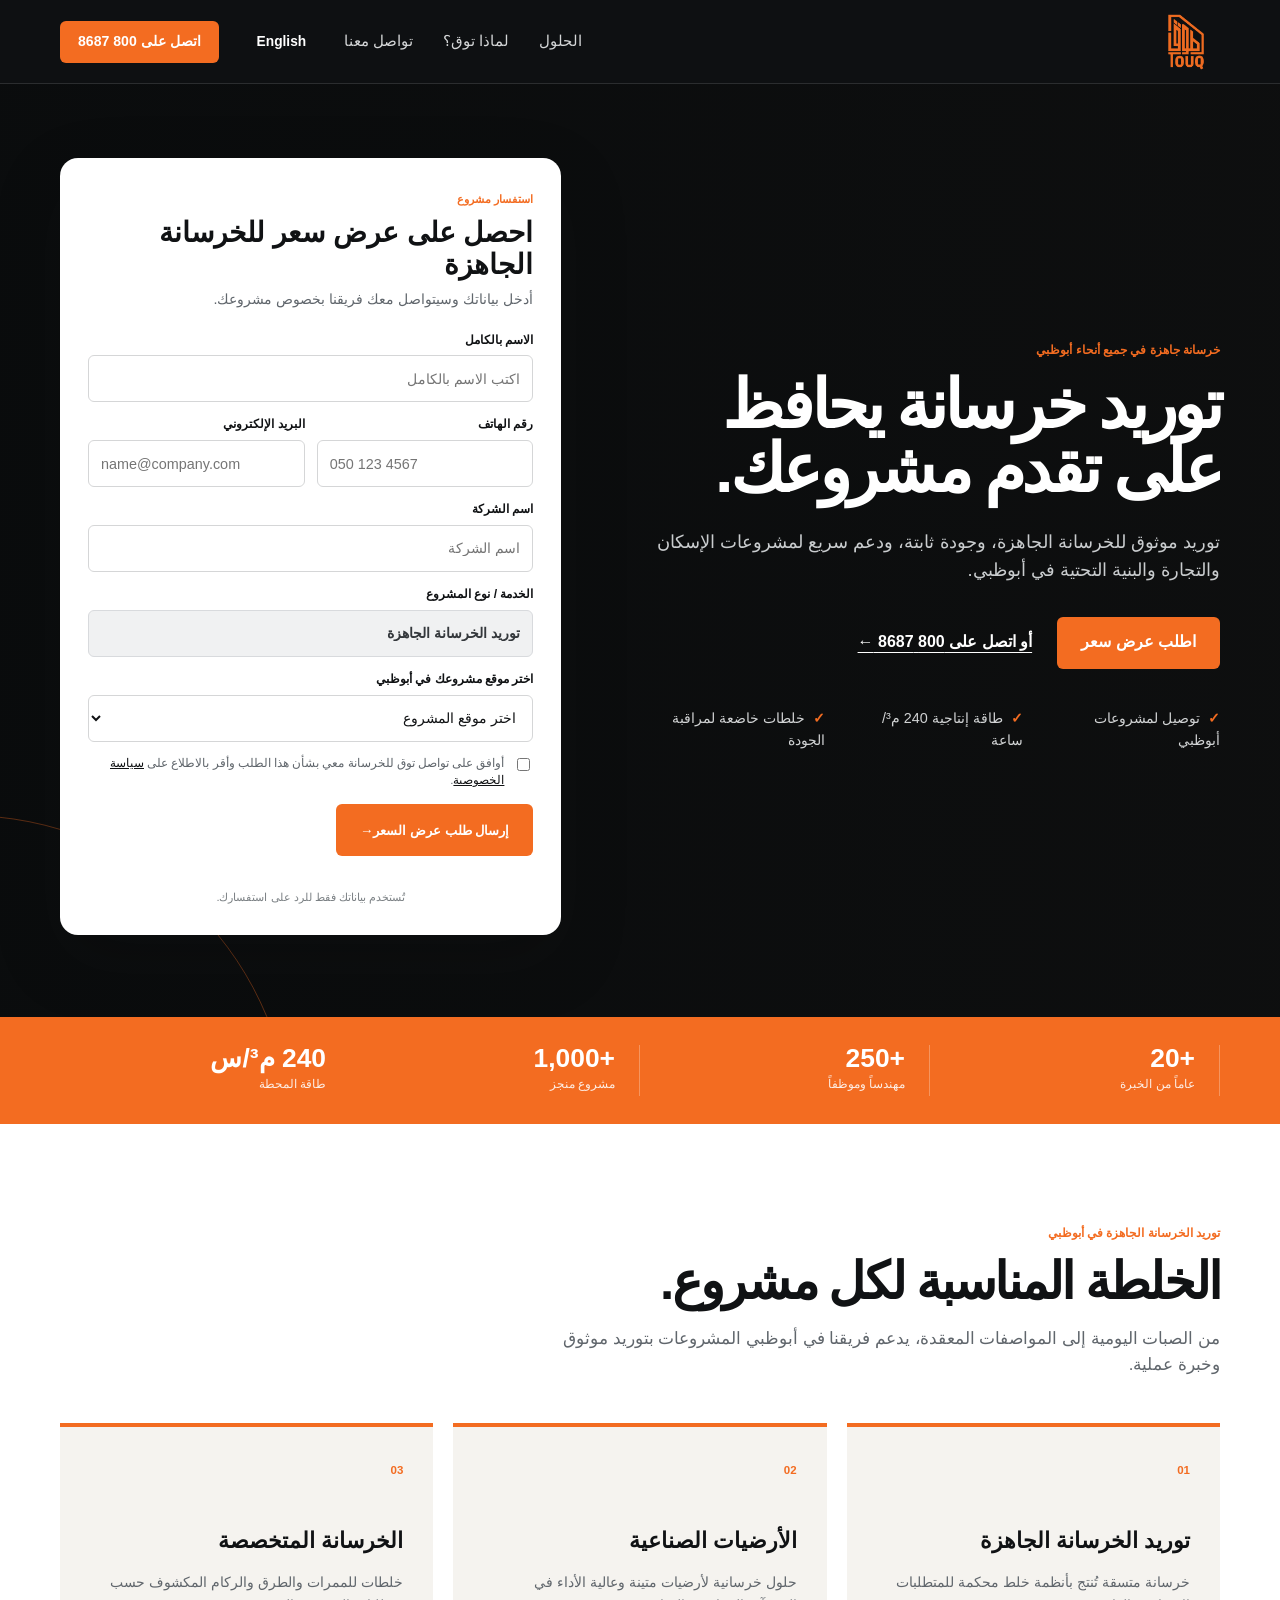
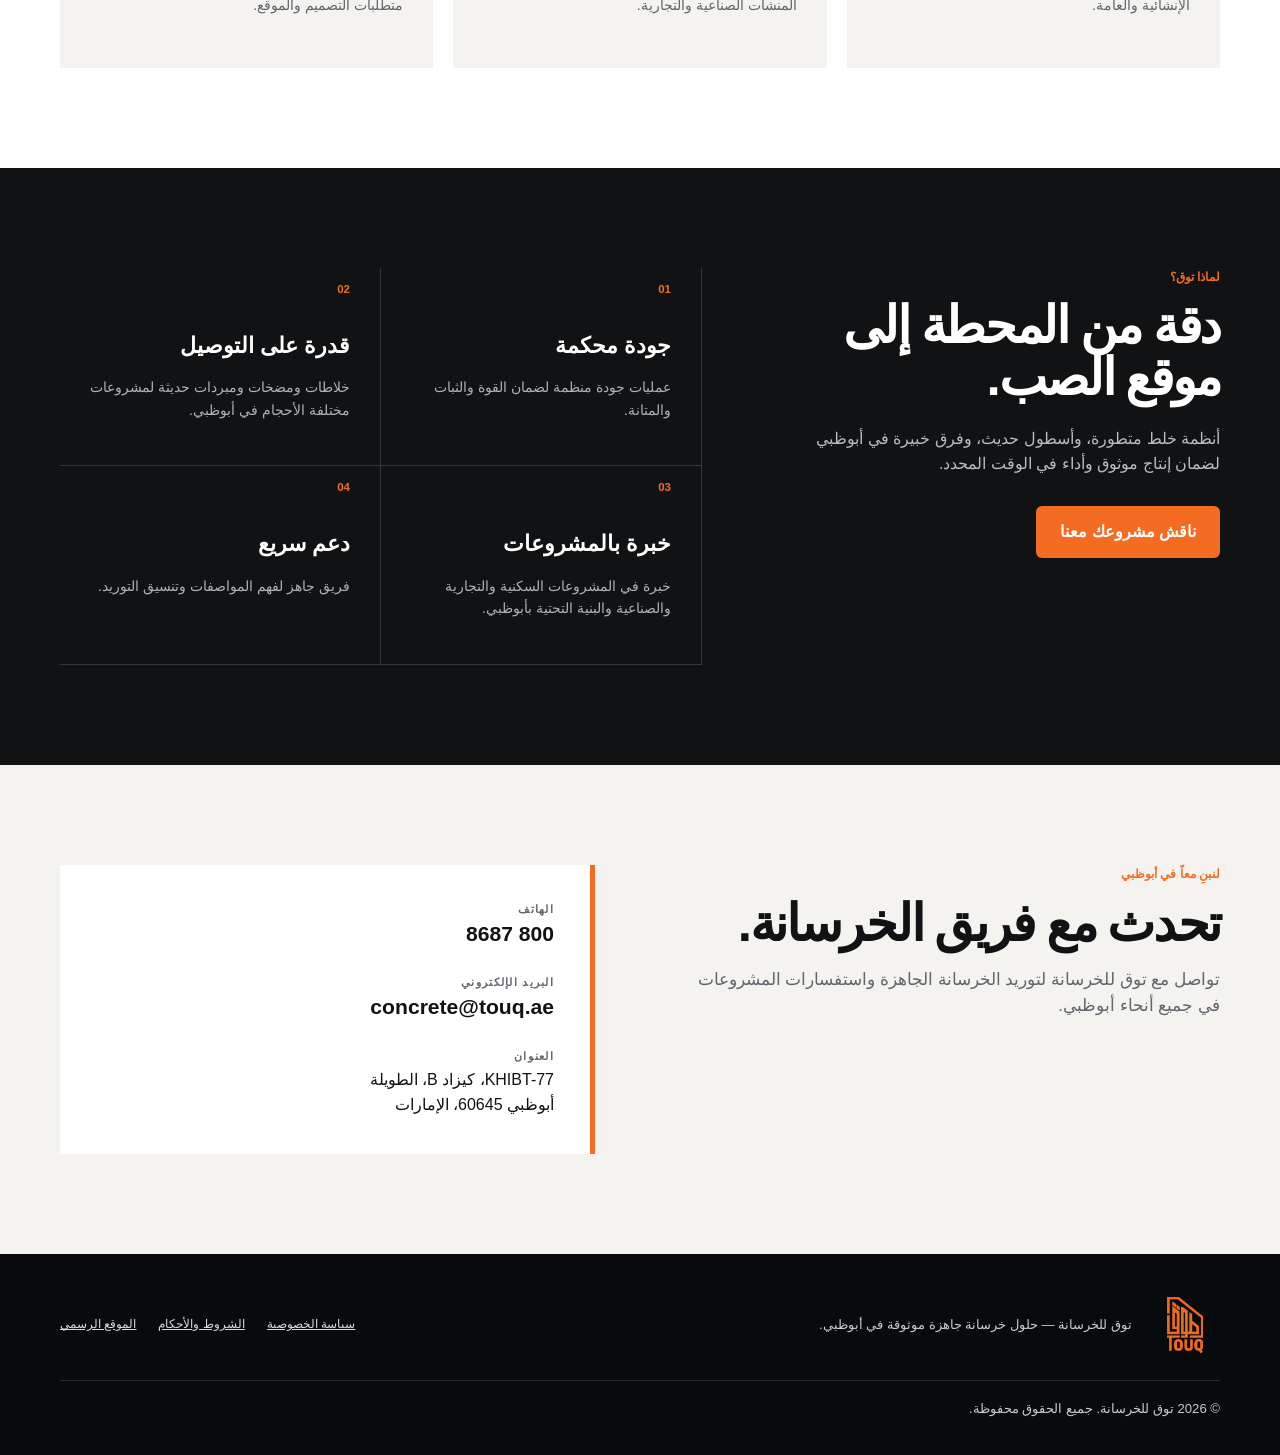
<file: ar.html>
<!doctype html>
<html lang="ar" dir="rtl">

<head>
  <meta charset="utf-8">
  <meta name="viewport" content="width=device-width,initial-scale=1">
  <meta name="description"
    content="توريد خرسانة جاهزة موثوق للمشروعات في جميع أنحاء أبوظبي. اطلب عرض سعر من توق للخرسانة.">
  <title>الخرسانة الجاهزة في أبوظبي | توق للخرسانة</title>
  <link rel="preconnect" href="https://touqconcrete.ae">
  <link rel="stylesheet" href="styles.css">
  <script>
    const META_PIXEL_ID = '1042400495332889';
    const META_CAPI_TOKEN = '[base64]';

    // Generate a unique Event ID for browser/server deduplication
    function generateEventId() {
      return 'evt_' + Date.now() + '_' + Math.random().toString(36).substring(2, 10);
    }

    // SHA-256 hashing for CAPI user data
    async function sha256(value) {
      const encoder = new TextEncoder();
      const data = encoder.encode(value.trim().toLowerCase());
      const hashBuffer = await crypto.subtle.digest('SHA-256', data);

      return Array.from(new Uint8Array(hashBuffer))
        .map(b => b.toString(16).padStart(2, '0'))
        .join('');
    }

    // Send event to Meta CAPI
    async function sendCAPIEvent(eventName, eventId, userData = {}, customData = {}) {

      const hashedUserData = {};

      if (userData.email) {
        hashedUserData.em = [await sha256(userData.email)];
      }

      if (userData.phone) {
        // Remove spaces, +, brackets, hyphens, etc.
        const normalizedPhone = userData.phone.replace(/\D/g, '');

        if (normalizedPhone) {
          hashedUserData.ph = [await sha256(normalizedPhone)];
        }
      }

      hashedUserData.client_user_agent = navigator.userAgent;

      try {
        const response = await fetch(
          `https://graph.facebook.com/v24.0/${META_PIXEL_ID}/events`,
          {
            method: 'POST',
            headers: {
              'Content-Type': 'application/json'
            },
            body: JSON.stringify({
              data: [
                {
                  event_name: eventName,
                  event_time: Math.floor(Date.now() / 1000),
                  event_id: eventId,
                  action_source: 'website',
                  event_source_url: window.location.href,
                  user_data: hashedUserData,
                  custom_data: customData
                }
              ],
              access_token: META_CAPI_TOKEN
            })
          }
        );

        const result = await response.json();

        console.log('Meta CAPI:', result);

        return result;

      } catch (error) {
        console.error('Meta CAPI Error:', error);
        return null;
      }
    }


    // ==========================
    // Meta Pixel
    // ==========================

    !function (f, b, e, v, n, t, s) {
      if (f.fbq) return;

      n = f.fbq = function () {
        n.callMethod ?
          n.callMethod.apply(n, arguments) :
          n.queue.push(arguments)
      };

      if (!f._fbq) f._fbq = n;

      n.push = n;
      n.loaded = !0;
      n.version = '2.0';
      n.queue = [];

      t = b.createElement(e);
      t.async = !0;
      t.src = v;

      s = b.getElementsByTagName(e)[0];
      s.parentNode.insertBefore(t, s);

    }(
      window,
      document,
      'script',
      'https://connect.facebook.net/en_US/fbevents.js'
    );


    fbq('init', META_PIXEL_ID);


    // ==========================
    // PAGE VIEW
    // ==========================

    const pageViewEventId = generateEventId();

    // Browser Pixel
    fbq(
      'track',
      'PageView',
      {},
      {
        eventID: pageViewEventId
      }
    );

    // CAPI
    sendCAPIEvent(
      'PageView',
      pageViewEventId
    );

  </script>

  <noscript>
    <img height="1" width="1" style="display:none"
      src="https://www.facebook.com/tr?id=1135850054161026&ev=PageView&noscript=1" />
  </noscript>
  <!-- End Meta Pixel Code -->
</head>

<body>
  <header class="site-header">
    <div class="container nav-wrap"><a class="brand" href="#top" aria-label="الصفحة الرئيسية لتوق للخرسانة"><img
          src="assets/touq-logo.png" alt="توق للخرسانة" width="92" height="92"></a>
      <nav aria-label="التنقل الرئيسي"><a href="#solutions">الحلول</a><a href="#why-touq">لماذا توق؟</a><a
          href="#contact">تواصل معنا</a></nav><a class="language-link" data-language-link href="index.html" lang="en"
        hreflang="en">English</a><a class="button button-small" href="tel:8008687">اتصل على 800 8687</a>
    </div>
  </header>
  <main id="main">
    <section class="hero" id="top">
      <div class="container hero-grid">
        <div class="hero-copy">
          <p class="eyebrow">خرسانة جاهزة في جميع أنحاء أبوظبي</p>
          <h1>توريد خرسانة يحافظ على تقدم مشروعك.</h1>
          <p class="lead">توريد موثوق للخرسانة الجاهزة، وجودة ثابتة، ودعم سريع لمشروعات الإسكان والتجارة والبنية التحتية
            في أبوظبي.</p>
          <div class="hero-actions"><a class="button" href="#quote">اطلب عرض سعر</a><a class="text-link"
              href="tel:8008687">أو اتصل على 800 8687 <span aria-hidden="true">←</span></a></div>
          <ul class="trust-list" aria-label="مزايا الخدمة">
            <li>توصيل لمشروعات أبوظبي</li>
            <li>طاقة إنتاجية 240 م³/ساعة</li>
            <li>خلطات خاضعة لمراقبة الجودة</li>
          </ul>
        </div>
        <aside class="quote-card" id="quote" aria-labelledby="quote-title">
          <div class="form-heading"><span style="letter-spacing: 0em;">استفسار مشروع</span>
            <h2 id="quote-title">احصل على عرض سعر للخرسانة الجاهزة</h2>
            <p>أدخل بياناتك وسيتواصل معك فريقنا بخصوص مشروعك.</p>
          </div>
          <form id="lead-form" action="https://formspree.io/f/xaewenkk" method="POST"><input type="hidden"
              name="_subject" value="طلب خرسانة جاهزة جديد"><input type="hidden" name="_next" id="next-url"
              value="thank-you-ar.html"><input type="hidden" name="utm_source"><input type="hidden"
              name="utm_medium"><input type="hidden" name="utm_campaign"><input type="hidden" name="utm_term"><input
              type="hidden" name="utm_content"><input type="hidden" name="gclid"><input type="hidden"
              name="gbraid"><input type="hidden" name="wbraid"><input type="hidden" name="landing_page">
            <div class="field"><label for="name">الاسم بالكامل</label><input id="name" name="full_name"
                autocomplete="name" required placeholder="اكتب الاسم بالكامل"></div>
            <div class="form-row">
              <div class="field"><label for="mobile">رقم الهاتف</label><input id="mobile" name="mobile_number"
                  type="tel" autocomplete="tel" inputmode="tel" required placeholder="050 123 4567" dir="ltr"></div>
              <div class="field"><label for="email">البريد الإلكتروني</label><input id="email" name="email" type="email"
                  autocomplete="email" required placeholder="name@company.com" dir="ltr"></div>
            </div>
            <div class="field"><label for="company">اسم الشركة</label><input id="company" name="company_name"
                autocomplete="organization" required placeholder="اسم الشركة"></div>
            <div class="field"><label for="service-display">الخدمة / نوع المشروع</label><input id="service-display"
                class="fixed-value" type="text" value="توريد الخرسانة الجاهزة" readonly aria-readonly="true"><input
                type="hidden" name="service_project_type" value="Ready-mix concrete supply"></div>
            <div class="field"><label for="project-location">اختر موقع مشروعك في أبوظبي</label><select
                id="project-location" name="project_location" required>
                <option value="" selected disabled>اختر موقع المشروع</option>
                <option value="KIZAD - ABU DHABI">كيزاد - أبوظبي</option>
                <option value="AL RAHBA - ABU DHABI">الرحبة - أبوظبي</option>
                <option value="RIYADH CITY - ABU DHABI">مدينة الرياض - أبوظبي</option>
                <option value="TAWEELAH - ABU DHABI">الطويلة - أبوظبي</option>
                <option value="AL SAMHA">السمحة</option>
                <option value="AL SADER">الصدر</option>
                <option value="AL SHAHAMA - ABU DHABI">الشهامة - أبوظبي</option>
                <option value="YAS ISLAND - ABU DHABI">جزيرة ياس - أبوظبي</option>
                <option value="AL AJBAN - ABU DHABI">العجبان - أبوظبي</option>
                <option value="AL JUBAIL ISLAND - ABU DHABI">جزيرة الجبيل - أبوظبي</option>
                <option value="AL BAHYAH - ABU DHABI">الباهية - أبوظبي</option>
                <option value="AL FALAH - ABU DHABI">الفلاح - أبوظبي</option>
                <option value="AL SHAMKHA - ABU DHABI">الشامخة - أبوظبي</option>
                <option value="AL JURF">الجرف</option>
                <option value="Saadiyat Island">جزيرة السعديات</option>
                <option value="Al Reem Island">جزيرة الريم</option>
                <option value="Abu Dhabi City">مدينة أبوظبي</option>
              </select></div>
            <label class="consent"><input type="checkbox" name="consent" required><span>أوافق على تواصل توق للخرسانة معي
                بشأن هذا الطلب وأقر بالاطلاع على <a href="privacy-ar.html">سياسة الخصوصية</a>.</span></label><button
              class="button submit-button" type="submit">
              إرسال طلب عرض السعر
              <span aria-hidden="true">→</span>
            </button>
            <p class="form-status" id="form-status" role="status" aria-live="polite"></p>
            <p class="form-note">تُستخدم بياناتك فقط للرد على استفسارك.</p>
          </form>
        </aside>
      </div>
    </section>
    <section class="proof-strip" aria-label="خبرات الشركة">
      <div class="container stats">
        <div><strong>+20</strong><span>عاماً من الخبرة</span></div>
        <div><strong>+250</strong><span>مهندساً وموظفاً</span></div>
        <div><strong>+1,000</strong><span>مشروع منجز</span></div>
        <div><strong>240 م³/س</strong><span>طاقة المحطة</span></div>
      </div>
    </section>
    <section class="section" id="solutions">
      <div class="container">
        <div class="section-heading">
          <p class="eyebrow" style="letter-spacing: 0em;">توريد الخرسانة الجاهزة في أبوظبي</p>
          <h2>الخلطة المناسبة لكل مشروع.</h2>
          <p>من الصبات اليومية إلى المواصفات المعقدة، يدعم فريقنا في أبوظبي المشروعات بتوريد موثوق وخبرة عملية.</p>
        </div>
        <div class="cards">
          <article><span class="card-no">01</span>
            <h3>توريد الخرسانة الجاهزة</h3>
            <p>خرسانة متسقة تُنتج بأنظمة خلط محكمة للمتطلبات الإنشائية والعامة.</p>
          </article>
          <article><span class="card-no">02</span>
            <h3>الأرضيات الصناعية</h3>
            <p>حلول خرسانية لأرضيات متينة وعالية الأداء في المنشآت الصناعية والتجارية.</p>
          </article>
          <article><span class="card-no">03</span>
            <h3>الخرسانة المتخصصة</h3>
            <p>خلطات للممرات والطرق والركام المكشوف حسب متطلبات التصميم والموقع.</p>
          </article>
        </div>
      </div>
    </section>
    <section class="dark-section" id="why-touq">
      <div class="container split">
        <div>
          <p class="eyebrow" style="letter-spacing: 0em;">لماذا توق؟</p>
          <h2>دقة من المحطة إلى موقع الصب.</h2>
          <p>أنظمة خلط متطورة، وأسطول حديث، وفرق خبيرة في أبوظبي لضمان إنتاج موثوق وأداء في الوقت المحدد.</p><a
            class="button" href="#quote">ناقش مشروعك معنا</a>
        </div>
        <div class="feature-grid">
          <article><span>01</span>
            <h3>جودة محكمة</h3>
            <p>عمليات جودة منظمة لضمان القوة والثبات والمتانة.</p>
          </article>
          <article><span>02</span>
            <h3>قدرة على التوصيل</h3>
            <p>خلاطات ومضخات ومبردات حديثة لمشروعات مختلفة الأحجام في أبوظبي.</p>
          </article>
          <article><span>03</span>
            <h3>خبرة بالمشروعات</h3>
            <p>خبرة في المشروعات السكنية والتجارية والصناعية والبنية التحتية بأبوظبي.</p>
          </article>
          <article><span>04</span>
            <h3>دعم سريع</h3>
            <p>فريق جاهز لفهم المواصفات وتنسيق التوريد.</p>
          </article>
        </div>
      </div>
    </section>
    <section class="section contact-section" id="contact">
      <div class="container contact-grid">
        <div>
          <p class="eyebrow">لنبنِ معاً في أبوظبي</p>
          <h2>تحدث مع فريق الخرسانة.</h2>
          <p>تواصل مع توق للخرسانة لتوريد الخرسانة الجاهزة واستفسارات المشروعات في جميع أنحاء أبوظبي.</p>
        </div>
        <address>
          <div><span>الهاتف</span><a href="tel:8008687">800 8687</a></div>
          <div><span>البريد الإلكتروني</span><a href="mailto:concrete@touq.ae">concrete@touq.ae</a></div>
          <div><span>العنوان</span>
            <p>KHIBT-77، كيزاد B، الطويلة<br>أبوظبي 60645، الإمارات</p>
          </div>
        </address>
      </div>
    </section>
  </main>
  <footer>
    <div class="container footer-grid">
      <div><img src="assets/touq-logo.png" alt="" width="70" height="70">
        <p>توق للخرسانة — حلول خرسانة جاهزة موثوقة في أبوظبي.</p>
      </div>
      <div class="footer-links"><a href="privacy-ar.html">سياسة الخصوصية</a><a href="terms-ar.html">الشروط
          والأحكام</a><a href="https://touqconcrete.ae/" rel="noopener">الموقع الرسمي</a></div>
      <p class="copyright">© <span id="year"></span> توق للخرسانة. جميع الحقوق محفوظة.</p>
    </div>
  </footer><a class="mobile-cta" href="#quote">اطلب عرض سعر</a>
  <script src="script.js" defer></script>
  <script>

    const leadForm = document.getElementById('lead-form');

    if (leadForm) {

      leadForm.addEventListener('submit', async function (e) {

        e.preventDefault();

        const submitButton = leadForm.querySelector('.submit-button');

        if (submitButton) {
          submitButton.disabled = true;
          submitButton.innerHTML = 'Sending...';
        }

        const name = document.getElementById('name')?.value || '';
        const email = document.getElementById('email')?.value || '';
        const phone = document.getElementById('mobile')?.value || '';

        const propertyType =
          document.getElementById('property-type')?.value || '';

        const service =
          document.getElementById('service')?.value || '';

        const location =
          document.getElementById('project-location')?.value || '';


        // Unique ID for Pixel + CAPI deduplication
        const leadEventId = generateEventId();


        // ==========================
        // Meta Pixel - Lead
        // ==========================

        fbq(
          'track',
          'Lead',
          {
            content_name: 'TouqPS Maintenance Lead',
            content_category: propertyType,
            service: service,
            location: location
          },
          {
            eventID: leadEventId
          }
        );


        // ==========================
        // Meta CAPI - Lead
        // ==========================

        await sendCAPIEvent(
          'Lead',
          leadEventId,
          {
            email: email,
            phone: phone
          },
          {
            content_name: 'TouqPS Maintenance Lead',
            content_category: propertyType,
            service: service,
            location: location
          }
        );


        // ==========================
        // Submit Formspree
        // ==========================

        leadForm.submit();

      });

    }

  </script>
</body>

</html>
</file>
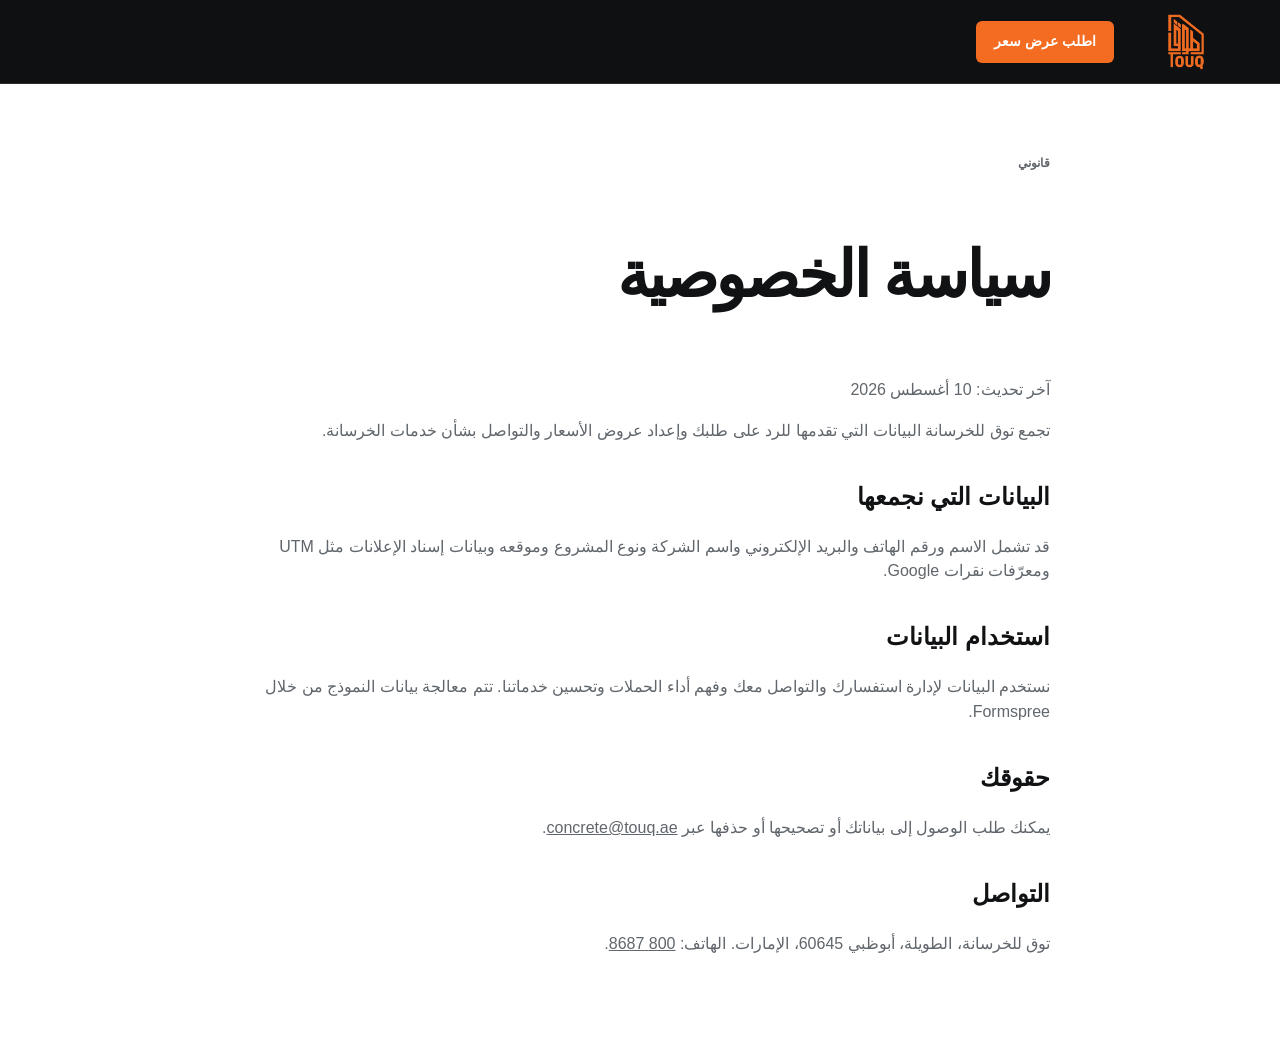
<file: privacy-ar.html>
<!doctype html><html lang="ar" dir="rtl"><head><meta charset="utf-8"><meta name="viewport" content="width=device-width,initial-scale=1"><title>سياسة الخصوصية | توق للخرسانة</title><link rel="stylesheet" href="styles.css"></head><body><header class="site-header"><div class="container nav-wrap"><a class="brand" href="ar.html"><img src="assets/touq-logo.png" alt="توق للخرسانة" width="68" height="68"></a><a class="button button-small" href="ar.html#quote">اطلب عرض سعر</a></div></header><main class="legal"><article class="container"><p class="eyebrow">قانوني</p><h1>سياسة الخصوصية</h1><p>آخر تحديث: 10 أغسطس 2026</p><p>تجمع توق للخرسانة البيانات التي تقدمها للرد على طلبك وإعداد عروض الأسعار والتواصل بشأن خدمات الخرسانة.</p><h2>البيانات التي نجمعها</h2><p>قد تشمل الاسم ورقم الهاتف والبريد الإلكتروني واسم الشركة ونوع المشروع وموقعه وبيانات إسناد الإعلانات مثل UTM ومعرّفات نقرات Google.</p><h2>استخدام البيانات</h2><p>نستخدم البيانات لإدارة استفسارك والتواصل معك وفهم أداء الحملات وتحسين خدماتنا. تتم معالجة بيانات النموذج من خلال Formspree.</p><h2>حقوقك</h2><p>يمكنك طلب الوصول إلى بياناتك أو تصحيحها أو حذفها عبر <a href="mailto:concrete@touq.ae">concrete@touq.ae</a>.</p><h2>التواصل</h2><p>توق للخرسانة، الطويلة، أبوظبي 60645، الإمارات. الهاتف: <a href="tel:8008687">800 8687</a>.</p></article></main></body></html>
</file>
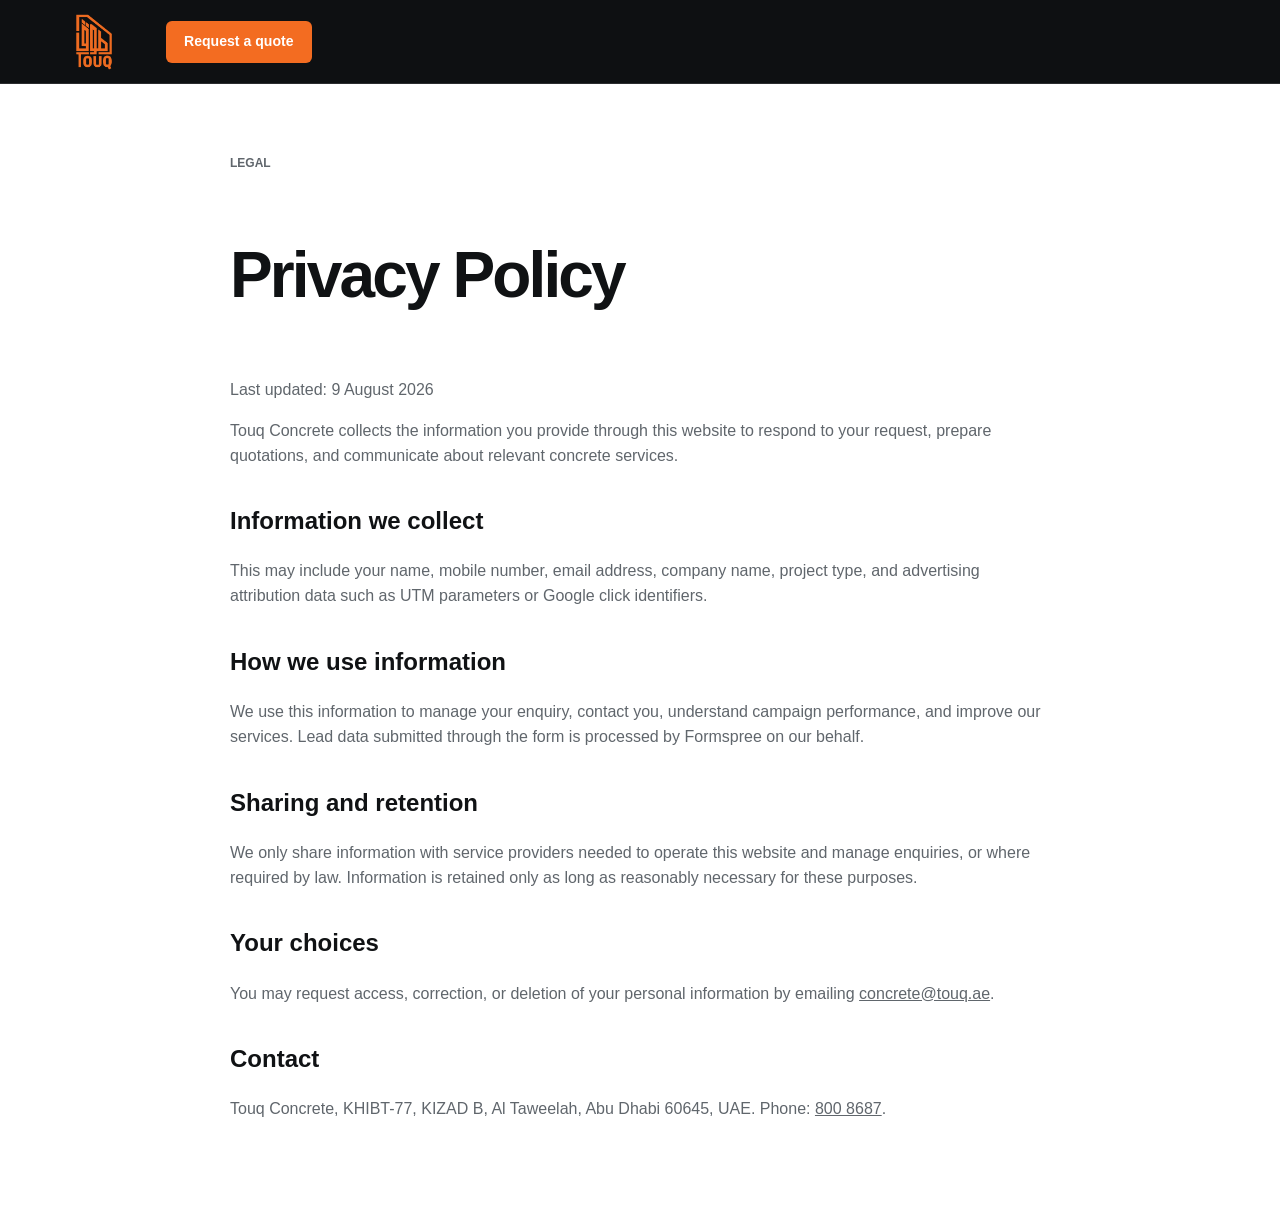
<file: privacy.html>
<!doctype html><html lang="en"><head><meta charset="utf-8"><meta name="viewport" content="width=device-width,initial-scale=1"><title>Privacy Policy | Touq Concrete</title><link rel="stylesheet" href="styles.css"></head><body><header class="site-header"><div class="container nav-wrap"><a class="brand" href="index.html"><img src="assets/touq-logo.png" alt="Touq Concrete" width="68" height="68"></a><a class="button button-small" href="index.html#quote">Request a quote</a></div></header><main class="legal"><article class="container"><p class="eyebrow">Legal</p><h1>Privacy Policy</h1><p>Last updated: 9 August 2026</p><p>Touq Concrete collects the information you provide through this website to respond to your request, prepare quotations, and communicate about relevant concrete services.</p><h2>Information we collect</h2><p>This may include your name, mobile number, email address, company name, project type, and advertising attribution data such as UTM parameters or Google click identifiers.</p><h2>How we use information</h2><p>We use this information to manage your enquiry, contact you, understand campaign performance, and improve our services. Lead data submitted through the form is processed by Formspree on our behalf.</p><h2>Sharing and retention</h2><p>We only share information with service providers needed to operate this website and manage enquiries, or where required by law. Information is retained only as long as reasonably necessary for these purposes.</p><h2>Your choices</h2><p>You may request access, correction, or deletion of your personal information by emailing <a href="mailto:concrete@touq.ae">concrete@touq.ae</a>.</p><h2>Contact</h2><p>Touq Concrete, KHIBT-77, KIZAD B, Al Taweelah, Abu Dhabi 60645, UAE. Phone: <a href="tel:8008687">800 8687</a>.</p></article></main></body></html>
</file>
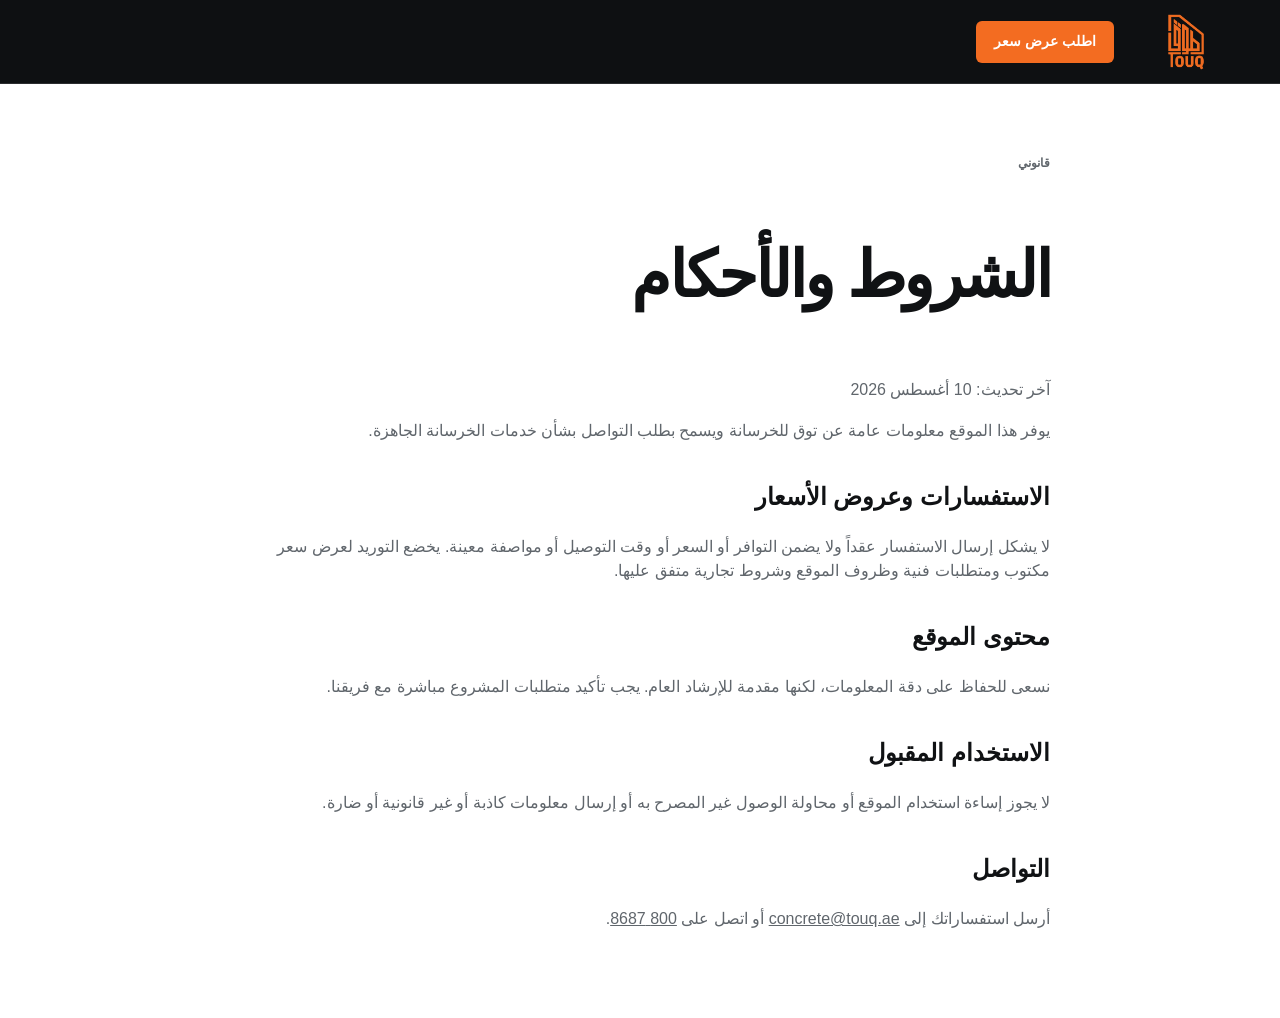
<file: terms-ar.html>
<!doctype html><html lang="ar" dir="rtl"><head><meta charset="utf-8"><meta name="viewport" content="width=device-width,initial-scale=1"><title>الشروط والأحكام | توق للخرسانة</title><link rel="stylesheet" href="styles.css"></head><body><header class="site-header"><div class="container nav-wrap"><a class="brand" href="ar.html"><img src="assets/touq-logo.png" alt="توق للخرسانة" width="68" height="68"></a><a class="button button-small" href="ar.html#quote">اطلب عرض سعر</a></div></header><main class="legal"><article class="container"><p class="eyebrow">قانوني</p><h1>الشروط والأحكام</h1><p>آخر تحديث: 10 أغسطس 2026</p><p>يوفر هذا الموقع معلومات عامة عن توق للخرسانة ويسمح بطلب التواصل بشأن خدمات الخرسانة الجاهزة.</p><h2>الاستفسارات وعروض الأسعار</h2><p>لا يشكل إرسال الاستفسار عقداً ولا يضمن التوافر أو السعر أو وقت التوصيل أو مواصفة معينة. يخضع التوريد لعرض سعر مكتوب ومتطلبات فنية وظروف الموقع وشروط تجارية متفق عليها.</p><h2>محتوى الموقع</h2><p>نسعى للحفاظ على دقة المعلومات، لكنها مقدمة للإرشاد العام. يجب تأكيد متطلبات المشروع مباشرة مع فريقنا.</p><h2>الاستخدام المقبول</h2><p>لا يجوز إساءة استخدام الموقع أو محاولة الوصول غير المصرح به أو إرسال معلومات كاذبة أو غير قانونية أو ضارة.</p><h2>التواصل</h2><p>أرسل استفساراتك إلى <a href="mailto:concrete@touq.ae">concrete@touq.ae</a> أو اتصل على <a href="tel:8008687">800 8687</a>.</p></article></main></body></html>
</file>
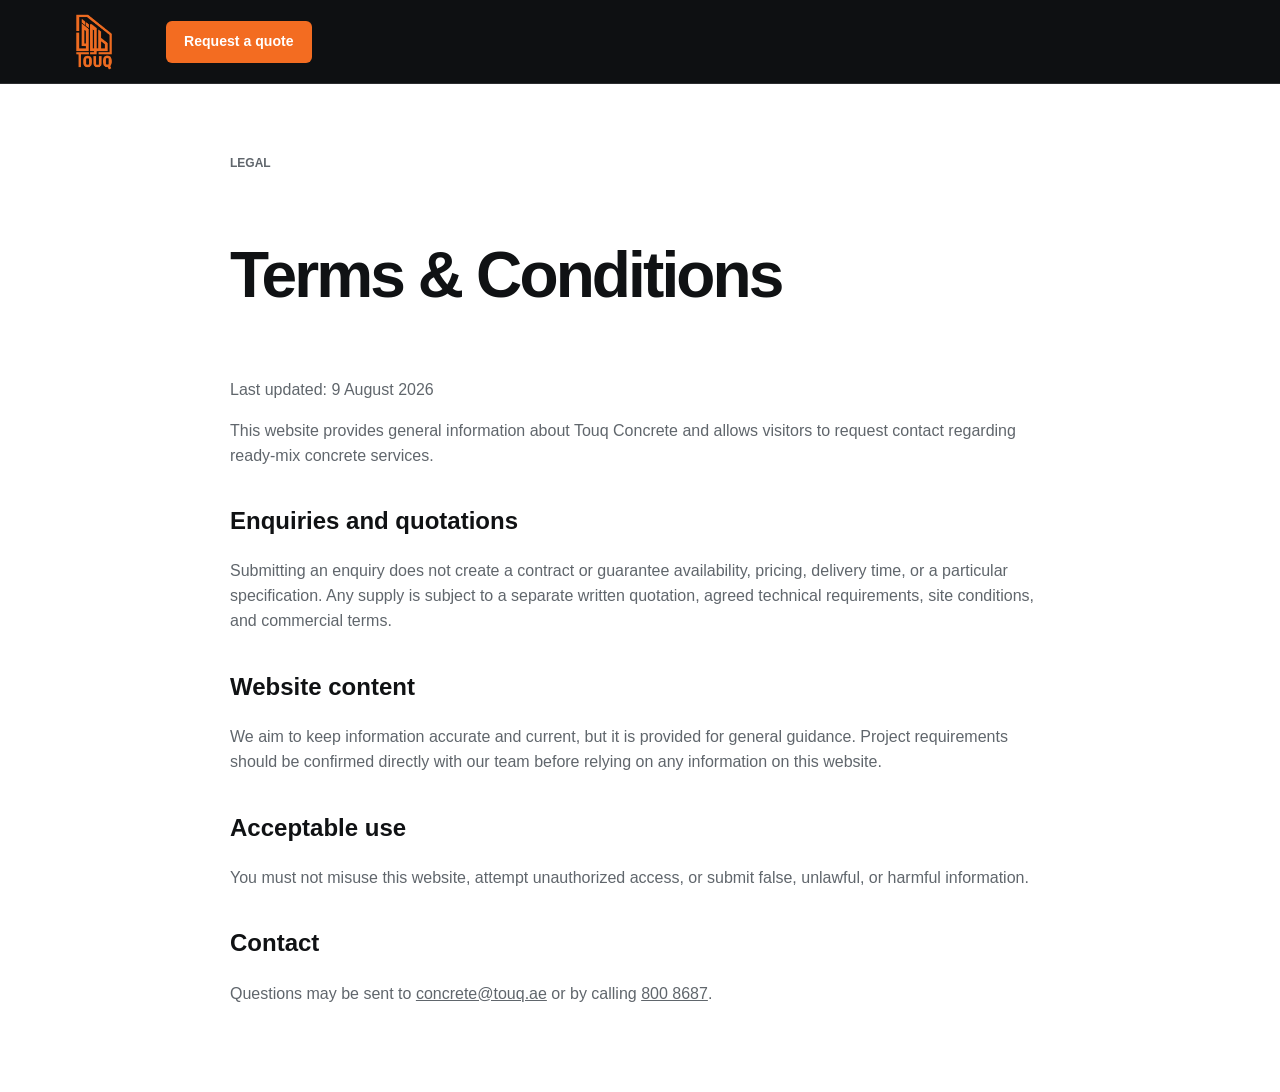
<file: terms.html>
<!doctype html><html lang="en"><head><meta charset="utf-8"><meta name="viewport" content="width=device-width,initial-scale=1"><title>Terms & Conditions | Touq Concrete</title><link rel="stylesheet" href="styles.css"></head><body><header class="site-header"><div class="container nav-wrap"><a class="brand" href="index.html"><img src="assets/touq-logo.png" alt="Touq Concrete" width="68" height="68"></a><a class="button button-small" href="index.html#quote">Request a quote</a></div></header><main class="legal"><article class="container"><p class="eyebrow">Legal</p><h1>Terms & Conditions</h1><p>Last updated: 9 August 2026</p><p>This website provides general information about Touq Concrete and allows visitors to request contact regarding ready-mix concrete services.</p><h2>Enquiries and quotations</h2><p>Submitting an enquiry does not create a contract or guarantee availability, pricing, delivery time, or a particular specification. Any supply is subject to a separate written quotation, agreed technical requirements, site conditions, and commercial terms.</p><h2>Website content</h2><p>We aim to keep information accurate and current, but it is provided for general guidance. Project requirements should be confirmed directly with our team before relying on any information on this website.</p><h2>Acceptable use</h2><p>You must not misuse this website, attempt unauthorized access, or submit false, unlawful, or harmful information.</p><h2>Contact</h2><p>Questions may be sent to <a href="mailto:concrete@touq.ae">concrete@touq.ae</a> or by calling <a href="tel:8008687">800 8687</a>.</p></article></main></body></html>
</file>
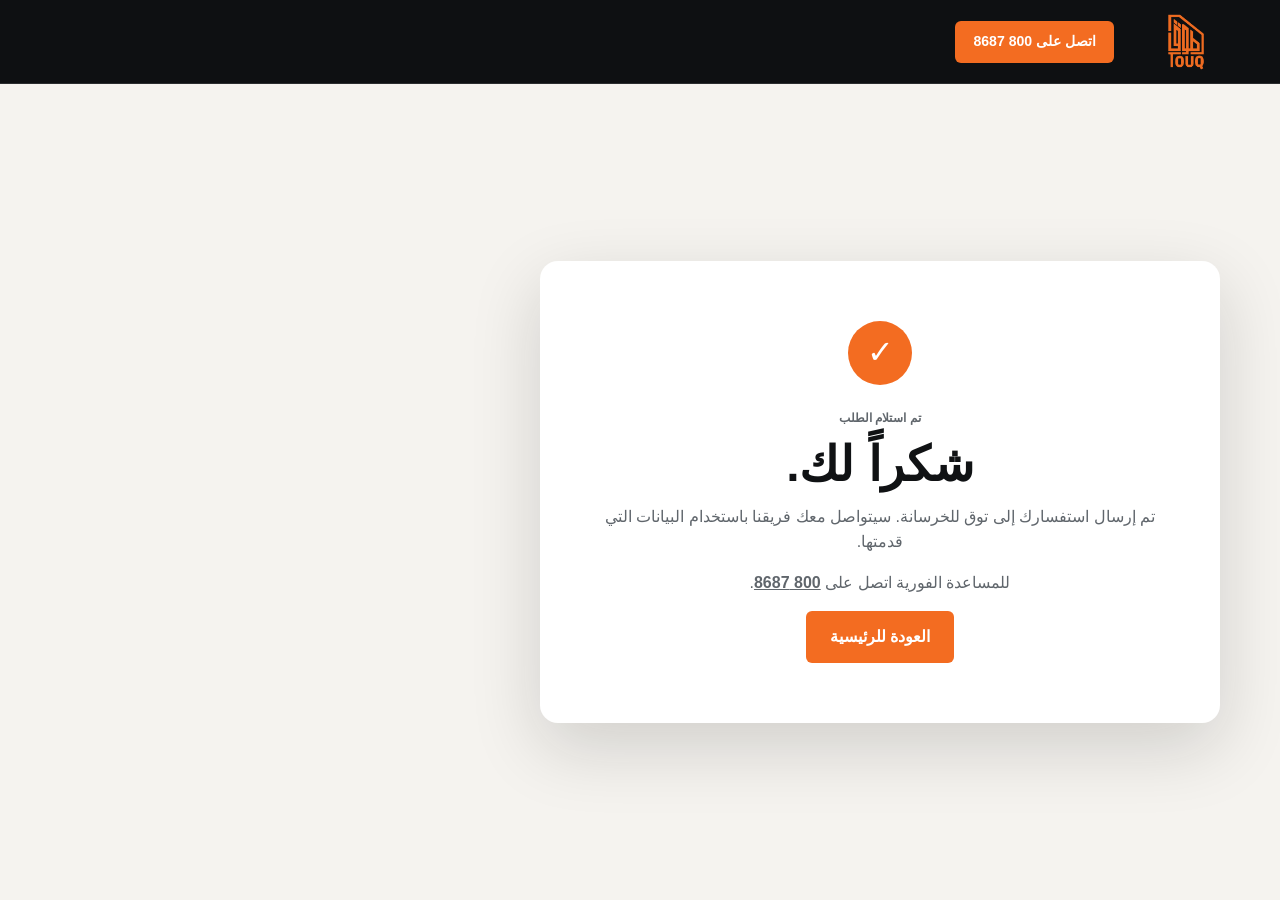
<file: thank-you-ar.html>
<!doctype html><html lang="ar" dir="rtl"><head><meta charset="utf-8"><meta name="viewport" content="width=device-width,initial-scale=1"><meta name="robots" content="noindex"><title>شكراً لك | توق للخرسانة</title><link rel="stylesheet" href="styles.css"></head><body><header class="site-header"><div class="container nav-wrap"><a class="brand" href="ar.html"><img src="assets/touq-logo.png" alt="توق للخرسانة" width="68" height="68"></a><a class="button button-small" href="tel:8008687">اتصل على 800 8687</a></div></header><main class="thank-you"><div class="container"><section class="thank-card"><div class="check" aria-hidden="true">✓</div><p class="eyebrow">تم استلام الطلب</p><h1>شكراً لك.</h1><p>تم إرسال استفسارك إلى توق للخرسانة. سيتواصل معك فريقنا باستخدام البيانات التي قدمتها.</p><p>للمساعدة الفورية اتصل على <a href="tel:8008687"><strong>800 8687</strong></a>.</p><a class="button" href="ar.html">العودة للرئيسية</a></section></div></main><script>window.dataLayer=window.dataLayer||[];window.dataLayer.push({event:'generate_lead',form_id:'ready_mix_quote',language:'ar'});</script></body></html>
</file>
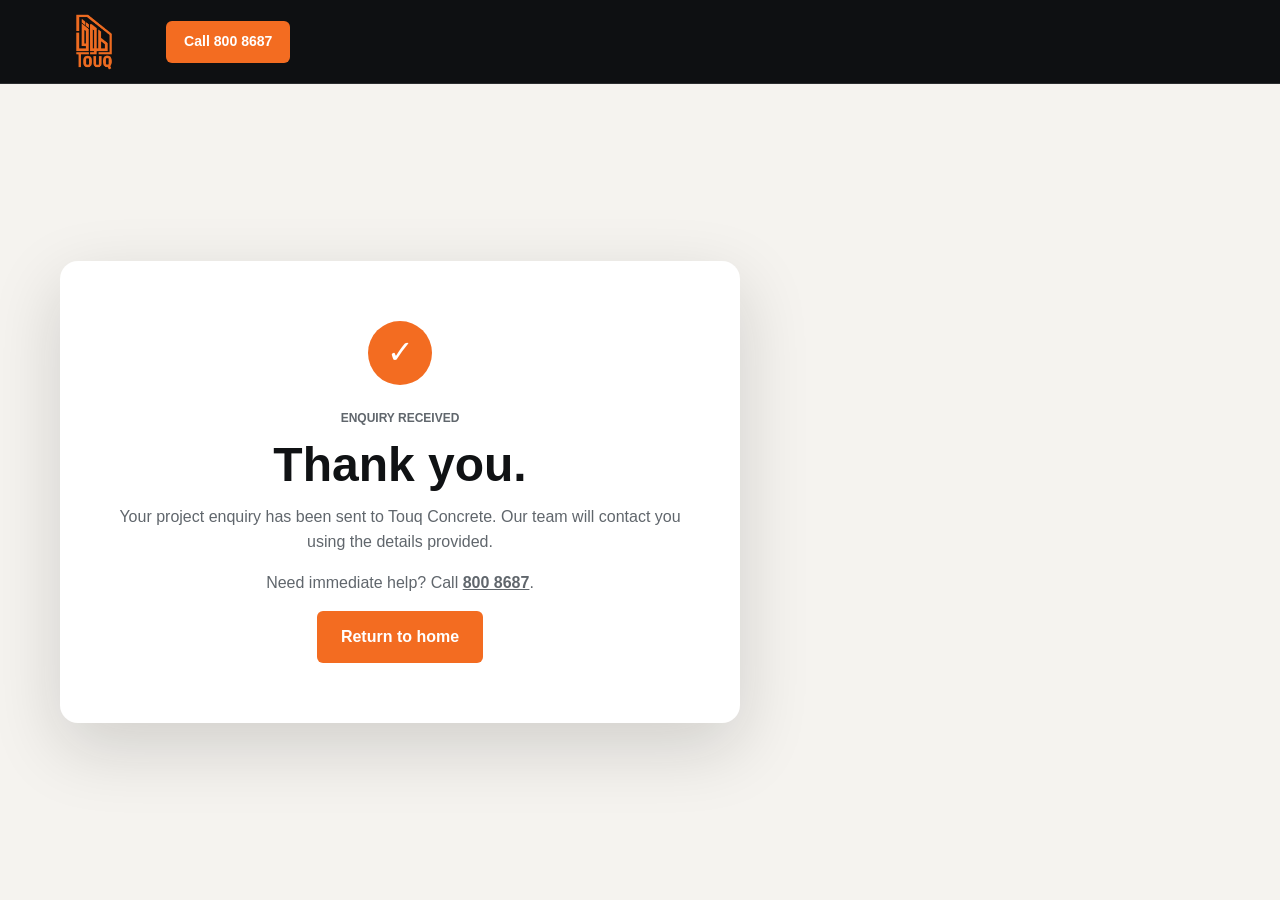
<file: thank-you.html>
<!doctype html><html lang="en"><head><meta charset="utf-8"><meta name="viewport" content="width=device-width,initial-scale=1"><meta name="robots" content="noindex"><title>Thank You | Touq Concrete</title><link rel="stylesheet" href="styles.css"></head><body><header class="site-header"><div class="container nav-wrap"><a class="brand" href="index.html"><img src="assets/touq-logo.png" alt="Touq Concrete" width="68" height="68"></a><a class="button button-small" href="tel:8008687">Call 800 8687</a></div></header><main class="thank-you"><div class="container"><section class="thank-card"><div class="check" aria-hidden="true">✓</div><p class="eyebrow">Enquiry received</p><h1>Thank you.</h1><p>Your project enquiry has been sent to Touq Concrete. Our team will contact you using the details provided.</p><p>Need immediate help? Call <a href="tel:8008687"><strong>800 8687</strong></a>.</p><a class="button" href="index.html">Return to home</a></section></div></main><script>window.dataLayer=window.dataLayer||[];window.dataLayer.push({event:'generate_lead',form_id:'ready_mix_quote'});</script></body></html>
</file>
<file: styles.css>
:root {
    --orange: #f36c21;
    --orange-dark: #d94f08;
    --ink: #101214;
    --muted: #60666c;
    --paper: #f5f3ef;
    --white: #fff;
    --line: #dcd8d2;
    --radius: 18px;
    --shadow: 0 24px 70px rgba(16, 18, 20, .16)
}

* {
    box-sizing: border-box;
    letter-spacing: 0;
}

html {
    scroll-behavior: smooth
}

body {
    margin: 0;
    color: var(--ink);
    font-family: Arial, Helvetica, sans-serif;
    line-height: 1.55;
    background: #fff
}

a {
    color: inherit
}

img {
    display: block;
    max-width: 100%
}

.container {
    width: min(1160px, calc(100% - 40px));
    margin-inline: auto
}

.skip-link {
    position: absolute;
    left: -9999px;
    top: 12px;
    background: #fff;
    padding: 10px;
    z-index: 99
}

.skip-link:focus {
    left: 12px
}

.site-header {
    height: 84px;
    background: #0e1012;
    color: #fff;
    position: relative;
    z-index: 10;
    border-bottom: 1px solid rgba(255, 255, 255, .12)
}

.nav-wrap {
    height: 100%;
    display: flex;
    align-items: center;
    gap: 38px
}

.brand img {
    width: 68px;
    height: 68px;
    object-fit: contain
}

.site-header nav {
    display: flex;
    gap: 30px;
    margin-left: auto
}

.site-header nav a {
    text-decoration: none;
    font-size: .92rem;
    color: #d5d7d8
}

.site-header nav a:hover {
    color: #fff
}

.button {
    display: inline-flex;
    align-items: center;
    justify-content: center;
    min-height: 52px;
    padding: 0 24px;
    background: var(--orange);
    color: #fff;
    border: 0;
    border-radius: 6px;
    font-weight: 800;
    text-decoration: none;
    cursor: pointer;
    transition: .2s ease
}

.button:hover {
    background: var(--orange-dark);
    transform: translateY(-1px)
}

.button-small {
    min-height: 42px;
    padding: 0 18px;
    font-size: .88rem
}

.hero {
    position: relative;
    background: #111;
    color: #fff;
    isolation: isolate;
    overflow: hidden
}

.hero:before {
    content: "";
    position: absolute;
    inset: 0;
    background: linear-gradient(90deg, rgba(10, 12, 13, .96) 0%, rgba(10, 12, 13, .78) 48%, rgba(10, 12, 13, .48) 100%), url('https://touqconcrete.ae/wp-content/uploads/2026/02/homebanner-1.jpg') center/cover;
    z-index: -1
}

.hero:after {
    content: "";
    position: absolute;
    width: 650px;
    height: 650px;
    border: 1px solid rgba(243, 108, 33, .35);
    border-radius: 50%;
    left: -360px;
    bottom: -450px;
    z-index: -1
}

.hero-grid {
    display: grid;
    grid-template-columns: 1.08fr .92fr;
    gap: 70px;
    align-items: center;
    padding: 74px 0 82px
}

.eyebrow {
    margin: 0 0 14px;
    color: var(--orange);
    text-transform: uppercase;
    letter-spacing: 0em;
    font-weight: 900;
    font-size: .75rem
}

.hero h1 {
    font-size: clamp(2.65rem, 5.2vw, 5.25rem);
    line-height: .96;
    letter-spacing: -.055em;
    margin: 0;
    max-width: 720px
}

.lead {
    font-size: 1.15rem;
    color: #c9ccce;
    max-width: 650px;
    margin: 26px 0 32px
}

.hero-actions {
    display: flex;
    align-items: center;
    gap: 25px
}

.text-link {
    font-weight: 700;
    text-underline-offset: 5px
}

.trust-list {
    display: flex;
    gap: 26px;
    list-style: none;
    padding: 0;
    margin: 38px 0 0;
    color: #d1d3d4;
    font-size: .9rem
}

.trust-list li:before {
    content: "✓";
    color: var(--orange);
    font-weight: 900;
    margin-right: 8px
}

.quote-card {
    background: #fff;
    color: var(--ink);
    border-radius: var(--radius);
    box-shadow: var(--shadow);
    padding: 28px
}

.form-heading span {
    color: var(--orange);
    text-transform: uppercase;
    letter-spacing: .14em;
    font-weight: 900;
    font-size: .7rem
}

.form-heading h2 {
    font-size: 1.75rem;
    line-height: 1.15;
    margin: 6px 0 7px
}

.form-heading p {
    color: var(--muted);
    font-size: .9rem;
    margin: 0 0 20px
}

.field {
    display: grid;
    gap: 6px;
    margin-bottom: 13px
}

.field label {
    font-size: .76rem;
    font-weight: 800
}

.field input,
.field select {
    width: 100%;
    height: 47px;
    border: 1px solid #d5d6d7;
    background: #fff;
    border-radius: 6px;
    padding: 0 12px;
    font: inherit;
    font-size: .9rem;
    color: var(--ink)
}

.field input:focus,
.field select:focus {
    outline: 3px solid rgba(243, 108, 33, .2);
    border-color: var(--orange)
}

.form-row {
    display: grid;
    grid-template-columns: 1fr 1fr;
    gap: 12px
}

.consent {
    display: flex;
    gap: 9px;
    align-items: flex-start;
    color: var(--muted);
    font-size: .72rem;
    margin: 5px 0 14px
}

.consent input {
    margin-top: 3px;
    accent-color: var(--orange)
}

.consent a {
    color: var(--ink)
}

.form-submit {
    width: 100%;
    font-size: .95rem
}

.form-note {
    text-align: center;
    color: #7b8084;
    font-size: .7rem;
    margin: 8px 0 0
}

.proof-strip {
    background: var(--orange);
    color: #fff
}

.stats {
    display: grid;
    grid-template-columns: repeat(4, 1fr);
    padding: 28px 0
}

.stats div {
    padding: 0 24px;
    border-right: 1px solid rgba(255, 255, 255, .28)
}

.stats div:first-child {
    padding-left: 0
}

.stats div:last-child {
    border: 0
}

.stats strong {
    font-size: 1.65rem;
    display: block;
    line-height: 1
}

.stats span {
    font-size: .76rem;
    opacity: .88
}

.section {
    padding: 100px 0
}

.section-heading {
    max-width: 690px
}

.section-heading h2,
.split h2,
.contact-grid h2 {
    font-size: clamp(2.2rem, 4vw, 4rem);
    line-height: 1;
    letter-spacing: -.045em;
    margin: 0 0 18px
}

.section-heading>p:last-child,
.contact-grid>div>p:last-child {
    color: var(--muted);
    font-size: 1.05rem
}

.cards {
    display: grid;
    grid-template-columns: repeat(3, 1fr);
    gap: 20px;
    margin-top: 45px
}

.cards article {
    background: var(--paper);
    padding: 30px;
    border-top: 4px solid var(--orange);
    min-height: 245px
}

.card-no {
    font-size: .72rem;
    color: var(--orange);
    font-weight: 900
}

.cards h3,
.feature-grid h3 {
    font-size: 1.35rem;
    margin: 42px 0 10px
}

.cards p,
.feature-grid p {
    color: var(--muted);
    font-size: .9rem
}

.dark-section {
    background: var(--ink);
    color: #fff;
    padding: 100px 0
}

.split {
    display: grid;
    grid-template-columns: .8fr 1.2fr;
    gap: 90px;
    align-items: start
}

.split>div:first-child>p:nth-of-type(2) {
    color: #b9bdc0;
    margin: 24px 0 30px
}

.feature-grid {
    display: grid;
    grid-template-columns: 1fr 1fr
}

.feature-grid article {
    padding: 8px 30px 30px;
    border-left: 1px solid #33373a;
    border-bottom: 1px solid #33373a
}

.feature-grid span {
    color: var(--orange);
    font-size: .72rem;
    font-weight: 900
}

.feature-grid h3 {
    margin: 28px 0 8px
}

.feature-grid p {
    color: #aeb2b5
}

.contact-section {
    background: var(--paper)
}

.contact-grid {
    display: grid;
    grid-template-columns: 1fr 1fr;
    gap: 90px
}

.contact-grid address {
    font-style: normal;
    background: #fff;
    padding: 36px;
    border-left: 5px solid var(--orange)
}

.contact-grid address div+div {
    margin-top: 24px
}

.contact-grid address span {
    display: block;
    text-transform: uppercase;
    letter-spacing: .12em;
    color: var(--muted);
    font-size: .67rem;
    font-weight: 900
}

.contact-grid address a {
    font-size: 1.32rem;
    font-weight: 800;
    text-decoration: none
}

.contact-grid address p {
    margin: 4px 0 0
}

footer {
    background: #090a0b;
    color: #c9ccce;
    padding: 36px 0
}

.footer-grid {
    display: grid;
    grid-template-columns: 1fr auto;
    gap: 20px;
    align-items: center
}

.footer-grid>div:first-child {
    display: flex;
    align-items: center;
    gap: 18px
}

.footer-grid img {
    object-fit: contain
}

.footer-grid p {
    margin: 0;
    font-size: .82rem
}

.footer-links {
    display: flex;
    gap: 22px;
    font-size: .78rem
}

.footer-links a {
    color: #d8dadb
}

.copyright {
    grid-column: 1/-1;
    border-top: 1px solid #272a2c;
    padding-top: 18px !important
}

.mobile-cta {
    display: none
}

.legal {
    min-height: 70vh;
    padding: 70px 0
}

.legal article {
    max-width: 820px
}

.legal h1 {
    font-size: clamp(2.3rem, 5vw, 4.6rem);
    letter-spacing: -.045em
}

.legal h2 {
    margin-top: 34px
}

.legal p,
.legal li {
    color: var(--muted)
}

.thank-you {
    min-height: calc(100vh - 84px);
    display: grid;
    place-items: center;
    background: var(--paper);
    padding: 50px 0
}

.thank-card {
    max-width: 680px;
    text-align: center;
    background: #fff;
    padding: 60px 40px;
    border-radius: var(--radius);
    box-shadow: var(--shadow)
}

.check {
    width: 64px;
    height: 64px;
    border-radius: 50%;
    background: var(--orange);
    color: #fff;
    display: grid;
    place-items: center;
    font-size: 2rem;
    margin: 0 auto 24px
}

.thank-card h1 {
    font-size: 3rem;
    line-height: 1;
    margin: 0 0 16px
}

.thank-card p {
    color: var(--muted)
}

@media(max-width:850px) {
    .site-header nav {
        display: none
    }

    .site-header .button-small {
        margin-left: auto
    }

    .hero-grid,
    .split,
    .contact-grid {
        grid-template-columns: 1fr
    }

    .hero-grid {
        gap: 44px;
        padding-top: 54px
    }

    .hero-copy {
        text-align: center
    }

    .hero h1 {
        margin-inline: auto
    }

    .lead {
        margin-inline: auto
    }

    .hero-actions,
    .trust-list {
        justify-content: center
    }

    .stats {
        grid-template-columns: 1fr 1fr;
        gap: 24px
    }

    .stats div {
        border: 0;
        padding: 0
    }

    .cards {
        grid-template-columns: 1fr
    }

    .split,
    .contact-grid {
        gap: 50px
    }

    .section,
    .dark-section {
        padding: 76px 0
    }
}

@media(max-width:560px) {
    .container {
        width: min(100% - 28px, 1160px)
    }

    .site-header {
        height: 72px
    }

    .brand img {
        width: 58px;
        height: 58px
    }

    .hero-grid {
        padding: 44px 0 64px
    }

    .hero h1 {
        font-size: 2.7rem
    }

    .lead {
        font-size: 1rem
    }

    .hero-actions {
        flex-direction: column;
        gap: 16px
    }

    .trust-list {
        display: grid;
        gap: 8px;
        text-align: left;
        width: max-content;
        margin-inline: auto
    }

    .quote-card {
        padding: 22px
    }

    .form-row {
        grid-template-columns: 1fr;
        gap: 0
    }

    .stats {
        gap: 28px
    }

    .stats strong {
        font-size: 1.4rem
    }

    .feature-grid {
        grid-template-columns: 1fr
    }

    .feature-grid article {
        padding-left: 20px
    }

    .footer-grid {
        grid-template-columns: 1fr
    }

    .footer-links {
        display: grid;
        gap: 8px
    }

    .mobile-cta {
        display: block;
        position: fixed;
        z-index: 20;
        bottom: 12px;
        left: 14px;
        right: 14px;
        background: var(--orange);
        color: #fff;
        text-align: center;
        padding: 14px;
        border-radius: 7px;
        text-decoration: none;
        font-weight: 900;
        box-shadow: 0 8px 28px rgba(0, 0, 0, .3)
    }

    body {
        padding-bottom: 64px
    }

    .thank-card {
        padding: 40px 22px
    }

    .thank-card h1 {
        font-size: 2.3rem
    }
}

@media(prefers-reduced-motion:reduce) {
    html {
        scroll-behavior: auto
    }

    * {
        transition: none !important
    }
}

.form-status {
    min-height: 1.2em;
    margin: 10px 0 0;
    text-align: center;
    font-size: .78rem;
    font-weight: 700
}

.form-status.error {
    color: #b42318
}

.form-status.success {
    color: #18794e
}

.form-submit:disabled {
    cursor: wait;
    opacity: .7;
    transform: none
}

.field input.fixed-value {
    background: #f0f1f2;
    color: #34383c;
    font-weight: 800;
    cursor: not-allowed;
    border-color: #d8dadd
}

.language-link {
    color: #fff;
    text-decoration: none;
    font-weight: 800;
    font-size: .86rem;
    white-space: nowrap
}

.language-link:hover {
    text-decoration: underline;
    text-underline-offset: 4px
}

[dir="rtl"] body {
    font-family: Tahoma, Arial, sans-serif
}

[dir="rtl"] .site-header nav,
[dir="rtl"] .footer-links {
    direction: rtl
}

[dir="rtl"] .site-header nav {
    margin-left: 0;
    margin-right: auto
}

[dir="rtl"] .hero-copy,
[dir="rtl"] .section-heading,
[dir="rtl"] .split,
[dir="rtl"] .contact-grid {
    text-align: right
}

[dir="rtl"] .trust-list li:before {
    margin-right: 0;
    margin-left: 8px
}

[dir="rtl"] .contact-grid address {
    border-left: 0;
    border-right: 5px solid var(--orange)
}

[dir="rtl"] .feature-grid article {
    border-left: 0;
    border-right: 1px solid #33373a
}

[dir="rtl"] .consent {
    text-align: right
}

@media(max-width:560px) {
    [dir="rtl"] .site-header .button-small {
        margin-left: 0;
        margin-right: auto
    }

    .language-link {
        font-size: .78rem
    }
}
</file>
